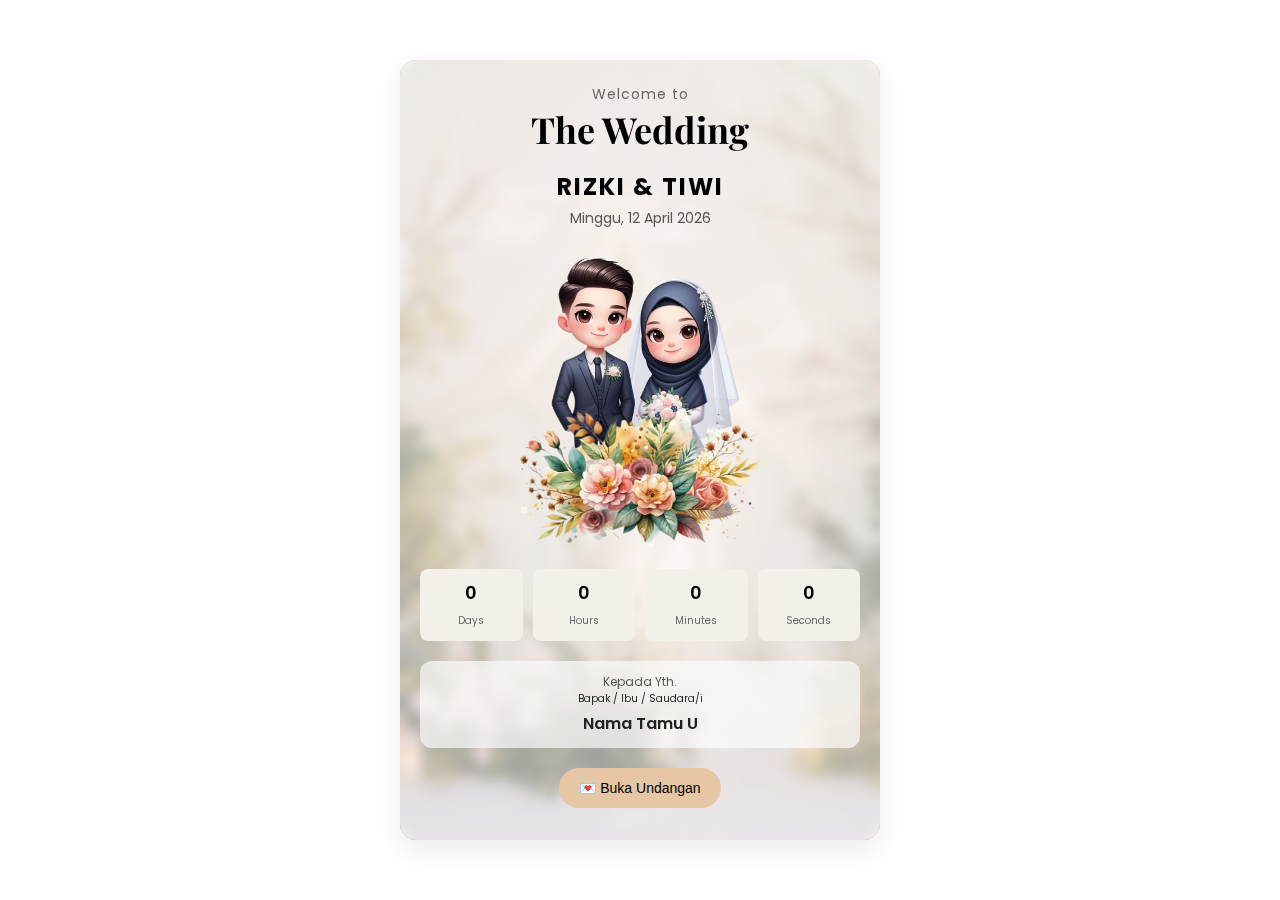
<file: index.html>
<!DOCTYPE html>
<html lang="id">
<head>
  <meta charset="UTF-8">
  <meta name="viewport" content="width=device-width, initial-scale=1.0">
  <title>Undangan Pernikahan Rizki & Tiwi</title>

  <!-- CSS -->
  <link rel="stylesheet" href="style.css">

  <!-- FONT -->
  <link href="https://fonts.googleapis.com/css2?family=Playfair+Display:wght@600&family=Poppins:wght@300;400;500&display=swap" rel="stylesheet">
</head>
<body>

<!-- ===============================
     PAGE 1 – COVER
================================ -->
<section id="page1" class="page active">
  <div class="invitation">

    <p class="welcome">Welcome to</p>
    <h1 class="title">The Wedding</h1>

    <h2 class="names">RIZKI & TIWI</h2>
    <p class="date">Minggu, 12 April 2026</p>

    <div class="couple-area">
      <img src="images/ayu-removebg-preview.png" alt="Mempelai" class="couple-img">

      <!-- BUNGA -->
      <img
        src="images/Watercolor_Flower_Arrangement_For_Wedding_Decoration__Flower_Arrangement__Wedding_Decoration__Flower_PNG_Transparent_Image_and_Clipart_for_Free_Download-removebg-preview.png"
        alt="Bunga"
        class="flower-img">
    </div>

    <!-- COUNTDOWN -->
    <div class="countdown">
      <div><span id="days">0</span><br><small>Days</small></div>
      <div><span id="hours">0</span><br><small>Hours</small></div>
      <div><span id="minutes">0</span><br><small>Minutes</small></div>
      <div><span id="seconds">0</span><br><small>Seconds</small></div>
    </div>

    <!-- NAMA TAMU -->
    <div class="guest-box">
      <p class="guest-title">Kepada Yth.</p>
      <p class="guest-name no-copy">
        Bapak / Ibu / Saudara/i<br>
        <span id="guestName"></span>
      </p>
    </div>

    <!-- BUTTON -->
    <button class="open-btn" onclick="openInvitation()">
      💌 Buka Undangan
    </button>
  </div>
</section>



<!-- JS -->
<script src="js/page1.js"></script>

</body>
</html>
</file>
<file: style.css>
/* ===============================
   RESET
================================ */
* {
  box-sizing: border-box;
  margin: 0;
  padding: 0;
}

body {
  font-family: 'Poppins', sans-serif;
  background: #fff;
  min-height: 100vh;
  margin: 0;
  overflow-x: hidden;
}

/* ===============================
   SISTEM PAGE (WAJIB)
================================ */
.page {
  width: 100%;
  min-height: 100vh;
  display: none;
  padding: 20px;
}

.page.active {
  display: flex;
  flex-direction: column;
  justify-content: center;
  align-items: center;*/
}

.page.active {
  display: block;
}

/* HANYA COVER YANG DI-TENGAH */
#page1.active {
  display: flex;
  flex-direction: column;
  justify-content: center;
  align-items: center;
}


/* ===============================
   PAGE 1 – COVER
================================ */
.invitation {
  position: relative;
  width: 100%;
  max-width: 420px;
  padding: 24px 20px 32px;
  text-align: center;
  border-radius: 16px;
  overflow: hidden;
  background: url("images/background.jfif") center / cover no-repeat;
  box-shadow: 0 10px 30px rgba(0,0,0,0.08);
}

.invitation::before {
  content: "";
  position: absolute;
  inset: 0;
  background: rgba(255, 255, 255, 0.6);
  backdrop-filter: blur(6px);
}

.invitation > * {
  position: relative;
  z-index: 1;
}

/* TEXT */
.welcome {
  font-size: 14px;
  letter-spacing: 1px;
  color: #666;
}

.title {
  font-family: 'Playfair Display', serif;
  font-size: 32px;
  margin-bottom: 16px;
}

.names {
  font-size: 24px;
  letter-spacing: 2px;
  margin-bottom: 4px;
}

.date {
  font-size: 14px;
  color: #555;
  margin-bottom: 20px;
}

/* COUPLE */
.couple-area {
  position: relative;
  max-width: 280px;
  margin: 0 auto 40px;
}

.couple-img {
  width: 100%;
  display: block;
  position: relative;
  z-index: 2;
}

/* FLOWER */
.flower-img {
  position: absolute;
  left: 50%;
  bottom: -20px;
  transform: translateX(-50%);
  width: 90%;
  max-width: 260px;
  z-index: 3;
  pointer-events: none;
}

/* COUNTDOWN */
.countdown {
  display: grid;
  grid-template-columns: repeat(4, 1fr);
  gap: 10px;
  margin-bottom: 20px;
}

.countdown div {
  background: #f3efe9;
  border-radius: 8px;
  padding: 10px 0;
}

.countdown span {
  font-size: 18px;
  font-weight: 600;
}

.countdown small {
  font-size: 10px;
  color: #666;
}

/* GUEST */
.guest-box {
  margin-bottom: 20px;
  padding: 12px 16px;
  border-radius: 12px;
  background: rgba(255,255,255,0.65);
  backdrop-filter: blur(4px);
}

.guest-title {
  font-size: 12px;
  color: #555;
}

.guest-name {
  font-size: 10px;
  color: #222;
}

.guest-name span {
  display: block;
  font-size: 16px;
  font-weight: 600;
  margin-top: 4px;
  user-select: none;
  animation: fadeSlide 1.2s ease forwards;
}

/* BUTTON */
.open-btn {
  background: #e7c6a5;
  border: none;
  padding: 12px 20px;
  border-radius: 20px;
  font-size: 14px;
  cursor: pointer;
  transition: 0.3s;
}

.open-btn:hover {
  background: #ddb78f;
}

/* ===============================
   PAGE 2 – ISI UNDANGAN
================================ */
#page2 {
  background: #f6f1eb;
  display: block;
  padding: 0;
}

.page2-wrapper {
  max-width: 420px;
  width: 100%;
  text-align: center;
  animation: fadeUp 1s ease;
}

/* POLAROID */
.photo-polaroid {
  background: #fff;
  padding: 12px;
  border-radius: 6px;
  box-shadow: 0 10px 25px rgba(0,0,0,.15);
  transform: rotate(-2deg);
  margin-top: 50px;
  margin-bottom: 30px;
}

.photo-polaroid img {
  width: 100%;
  max-width: 260px;   /* ⬅️ ini yang mengecilkan */
  margin: 0 auto;
  display: block;
  border-radius: 4px;
}


/* TEXT PAGE 2 */
.subtitle {
  font-size: 12px;
  letter-spacing: 2px;
}

.couple-name {
  font-family: 'Playfair Display', serif;
  font-size: 38px;
  margin: 15px 0;
}

.couple-name span {
  display: block;
  font-size: 18px;
  font-style: italic;
}
/* LABEL STYLE (SEPERTI CONTOH GAMBAR) */
.address-label,
.date-label {
  display: inline-block;
  padding: 8px 14px;
  margin: 10px auto;

  background: #f1c9a5; /* krem-oranye lembut */
  color: #3a2a20;

  font-size: 14px;
  line-height: 1.6;
  letter-spacing: 0.5px;

  border-radius: 4px; /* hampir kotak */
  font-family: 'Poppins', sans-serif;
}

/* khusus alamat biar tidak kepanjangan */
.address-label {
  max-width: 300px;
}

.invite-text {
  display: flex;
  flex-direction: column;
  align-items: center;
}
.invite-text > * {
  animation: fadeUp 0.8s ease both;
}
.invite-text > *:nth-child(2) { animation-delay: .2s; }
.invite-text > *:nth-child(3) { animation-delay: .4s; }

.address-label,
.date-label {
  box-shadow: 0 4px 10px rgba(0,0,0,.08);
}

/* .event-date {
  font-size: 16px;
}

.event-address {
  font-size: 14px;
  line-height: 1.6;
  margin: 20px 0;
} */

/* MAP BUTTON */
.map-btn {
  display: inline-block;
  padding: 12px 22px;
  border-radius: 25px;
  background: #7b3f3f;
  color: #fff;
  text-decoration: none;
  font-size: 14px;
  transition: 0.3s;
}

.map-btn:hover {
  background: #5e2f2f;
}

/* ===============================
   INVITATION PAGE 2
================================ */
.invitation-page2 {
  background: url("back1.png") center / cover no-repeat;
}
/* .invitation-page2::before {
  content: "";
  position: absolute;
  inset: 0;
  background: rgba(255, 255, 255, 0.55);
  backdrop-filter: blur(4px);
  -webkit-backdrop-filter: blur(4px);
} */

.canva-wrapper {
  width: 100%;
  max-width: 420px;

  /* tinggi fleksibel */
  min-height: 100vh;       /* minimal 1 layar HP */
  height: auto;

  border-radius: 16px;
  overflow: hidden;
  background: #fff;

  box-shadow: 0 10px 25px rgba(0,0,0,.15);
}

.canva-wrapper iframe {
  width: 100%;
  height: 100%;
  min-height: 100vh;
  border: none;
}





/* ===============================
   ANIMATION
================================ */
@keyframes fadeUp {
  from {
    opacity: 0;
    transform: translateY(20px);
  }
  to {
    opacity: 1;
    transform: translateY(0);
  }
}

@keyframes fadeSlide {
  from {
    opacity: 0;
    transform: translateY(10px);
  }
  to {
    opacity: 1;
    transform: translateY(0);
  }
}

/* ===============================
   RESPONSIVE
================================ */
@media (min-width: 768px) {
  .invitation {
    max-width: 480px;
  }

  .title {
    font-size: 36px;
  }
}

/* ===============================
   RESPONSIVE CANVA EMBED
================================ */

/* pembungkus agar sejajar dengan undangan */
.canva-container {
  /*width: 100%;*/
  display: flex;
  justify-content: center;
}

/* wrapper utama Canva */
.canva-wrapper {
  width: 100%;
  max-width: 420px;     /* sama seperti page 1 */
  min-height: 100vh;
  background: #fff;

  border-radius: 16px;
  overflow: hidden;
  box-shadow: 0 10px 25px rgba(0,0,0,.15);
}

/* iframe Canva */
.canva-wrapper iframe {
  width: 100%;
  height: 100%;
  min-height: 100vh;
  border: none;
}

/* ===============================
   DESKTOP ADJUSTMENT
================================ */
@media (min-width: 768px) {
  .canva-wrapper {
    aspect-ratio: 4 / 5; /* lebih enak di desktop */
  }
}
.fade-out {
  animation: fadeOut 0.8s ease forwards;
}

@keyframes fadeOut {
  from {
    opacity: 1;
    transform: scale(1);
  }
  to {
    opacity: 0;
    transform: scale(1.05);
  }
}
</file>
